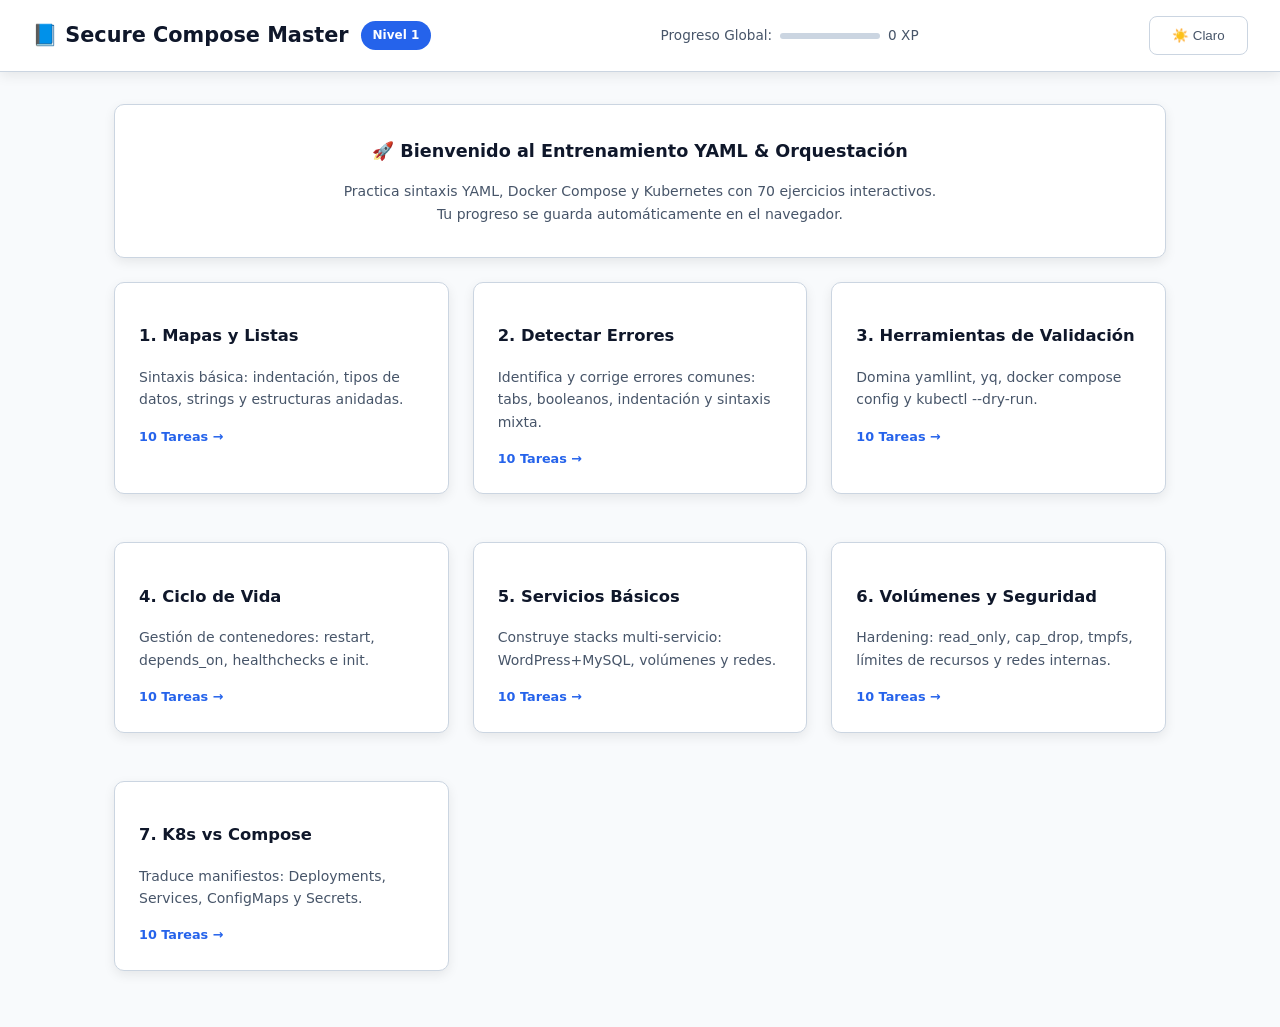
<file: index.html>
<!DOCTYPE html>
<html lang="es">
<head>
  <meta charset="UTF-8">
  <meta name="viewport" content="width=device-width, initial-scale=1.0">
  <title>Secure Compose Master | Panel Principal</title>
  <link rel="stylesheet" href="styles.css">
</head>
<body>
  <header>
    <div class="brand">
      <h1>📘 Secure Compose Master</h1>
      <span class="badge">Nivel 1</span>
    </div>
    <div class="progress-wrap">
      <span>Progreso Global:</span>
      <div class="progress-bar"><div class="progress-fill"></div></div>
      <span id="xp-display">0 XP</span>
    </div>
    <div style="display:flex; gap:0.8rem; align-items:center;">
      <button class="btn secondary" id="theme-toggle">🌙 Oscuro</button>
    </div>
  </header>

  <main>
    <div class="card" style="text-align:center; padding: 2rem;">
      <h2>🚀 Bienvenido al Entrenamiento YAML & Orquestación</h2>
      <p style="max-width: 600px; margin: 0 auto; color: var(--text-muted);">
        Practica sintaxis YAML, Docker Compose y Kubernetes con 70 ejercicios interactivos. 
        Tu progreso se guarda automáticamente en el navegador.
      </p>
    </div>

    <div class="grid-2" style="grid-template-columns: repeat(auto-fit, minmax(250px, 1fr));">
      
      <!-- Módulo 1 -->
      <a href="mapas_y_listas.html" class="card" style="text-decoration:none; color:inherit; display:block; transition: transform 0.2s;">
        <h3>1. Mapas y Listas</h3>
        <p>Sintaxis básica: indentación, tipos de datos, strings y estructuras anidadas.</p>
        <span style="font-size:0.8rem; color:var(--primary); font-weight:600;">10 Tareas →</span>
      </a>

      <!-- Módulo 2 -->
      <a href="detectar_errores.html" class="card" style="text-decoration:none; color:inherit; display:block; transition: transform 0.2s;">
        <h3>2. Detectar Errores</h3>
        <p>Identifica y corrige errores comunes: tabs, booleanos, indentación y sintaxis mixta.</p>
        <span style="font-size:0.8rem; color:var(--primary); font-weight:600;">10 Tareas →</span>
      </a>

      <!-- Módulo 3 -->
      <a href="validacion_herramientas.html" class="card" style="text-decoration:none; color:inherit; display:block; transition: transform 0.2s;">
        <h3>3. Herramientas de Validación</h3>
        <p>Domina yamllint, yq, docker compose config y kubectl --dry-run.</p>
        <span style="font-size:0.8rem; color:var(--primary); font-weight:600;">10 Tareas →</span>
      </a>

      <!-- Módulo 4 -->
      <a href="ciclo_de_vida.html" class="card" style="text-decoration:none; color:inherit; display:block; transition: transform 0.2s;">
        <h3>4. Ciclo de Vida</h3>
        <p>Gestión de contenedores: restart, depends_on, healthchecks e init.</p>
        <span style="font-size:0.8rem; color:var(--primary); font-weight:600;">10 Tareas →</span>
      </a>

      <!-- Módulo 5 -->
      <a href="servicios_basicos.html" class="card" style="text-decoration:none; color:inherit; display:block; transition: transform 0.2s;">
        <h3>5. Servicios Básicos</h3>
        <p>Construye stacks multi-servicio: WordPress+MySQL, volúmenes y redes.</p>
        <span style="font-size:0.8rem; color:var(--primary); font-weight:600;">10 Tareas →</span>
      </a>

      <!-- Módulo 6 -->
      <a href="volumenes_redes_seguridad.html" class="card" style="text-decoration:none; color:inherit; display:block; transition: transform 0.2s;">
        <h3>6. Volúmenes y Seguridad</h3>
        <p>Hardening: read_only, cap_drop, tmpfs, límites de recursos y redes internas.</p>
        <span style="font-size:0.8rem; color:var(--primary); font-weight:600;">10 Tareas →</span>
      </a>

      <!-- Módulo 7 -->
      <a href="kubernetes_vs_compose.html" class="card" style="text-decoration:none; color:inherit; display:block; transition: transform 0.2s;">
        <h3>7. K8s vs Compose</h3>
        <p>Traduce manifiestos: Deployments, Services, ConfigMaps y Secrets.</p>
        <span style="font-size:0.8rem; color:var(--primary); font-weight:600;">10 Tareas →</span>
      </a>

    </div>
  </main>

  <!-- ÚNICO SCRIPT GLOBAL -->
  <script src="app.js"></script>
</body>
</html>
</file>
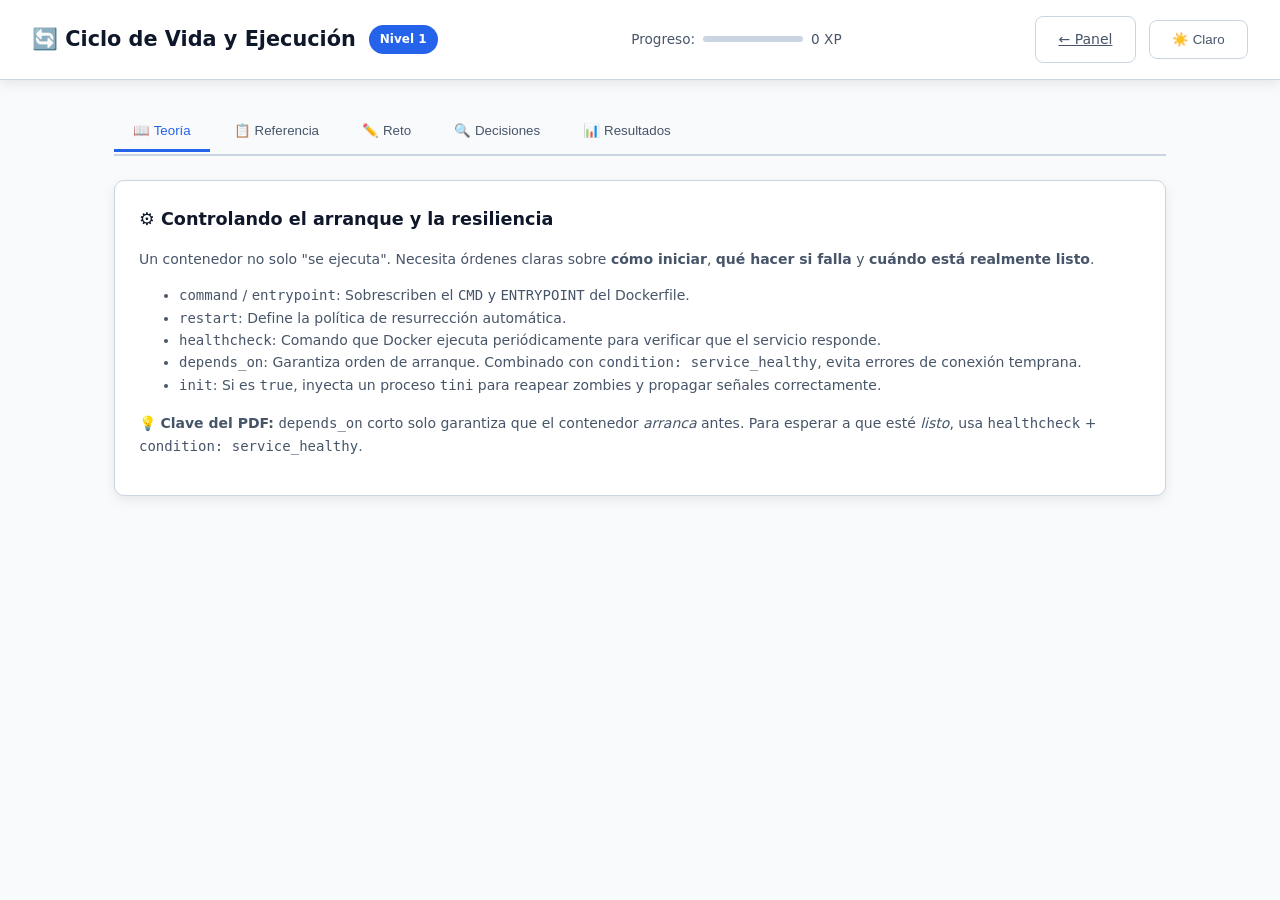
<file: ciclo_de_vida.html>
<!DOCTYPE html>
<html lang="es">
<head>
  <meta charset="UTF-8">
  <meta name="viewport" content="width=device-width, initial-scale=1.0">
  <title>Módulo 4: Ciclo de Vida | Secure Compose Master</title>
  <link rel="stylesheet" href="styles.css">
</head>
<body>
  <header>
    <div class="brand">
      <h1>🔄 Ciclo de Vida y Ejecución</h1>
      <span class="badge">Nivel 1</span>
    </div>
    <div class="progress-wrap">
      <span>Progreso:</span>
      <div class="progress-bar"><div class="progress-fill"></div></div>
      <span id="xp-display">0 XP</span>
    </div>
    <div style="display:flex; gap:0.8rem; align-items:center;">
      <a href="index.html" class="btn secondary">← Panel</a>
      <button class="btn secondary" id="theme-toggle">🌙 Oscuro</button>
    </div>
  </header>

  <main>
    <!-- NAVEGACIÓN DE PESTAÑAS -->
    <div class="tabs">
      <button class="tab-btn active" data-tab="teoria">📖 Teoría</button>
      <button class="tab-btn" data-tab="referencia">📋 Referencia</button>
      <button class="tab-btn" data-tab="reto">✏️ Reto</button>
      <button class="tab-btn" data-tab="checklist">🔍 Decisiones</button>
      <button class="tab-btn" data-tab="resultados">📊 Resultados</button>
    </div>

    <!-- PANEL: TEORÍA -->
    <div id="teoria" class="panel active">
      <div class="card">
        <h2>⚙️ Controlando el arranque y la resiliencia</h2>
        <p>Un contenedor no solo "se ejecuta". Necesita órdenes claras sobre <strong>cómo iniciar</strong>, <strong>qué hacer si falla</strong> y <strong>cuándo está realmente listo</strong>.</p>
        <ul>
          <li><code>command</code> / <code>entrypoint</code>: Sobrescriben el <code>CMD</code> y <code>ENTRYPOINT</code> del Dockerfile.</li>
          <li><code>restart</code>: Define la política de resurrección automática.</li>
          <li><code>healthcheck</code>: Comando que Docker ejecuta periódicamente para verificar que el servicio responde.</li>
          <li><code>depends_on</code>: Garantiza orden de arranque. Combinado con <code>condition: service_healthy</code>, evita errores de conexión temprana.</li>
          <li><code>init</code>: Si es <code>true</code>, inyecta un proceso <code>tini</code> para reapear zombies y propagar señales correctamente.</li>
        </ul>
        <p style="margin-top:1rem; color:var(--text-muted);">💡 <strong>Clave del PDF:</strong> <code>depends_on</code> corto solo garantiza que el contenedor <em>arranca</em> antes. Para esperar a que esté <em>listo</em>, usa <code>healthcheck</code> + <code>condition: service_healthy</code>.</p>
      </div>
    </div>

    <!-- PANEL: REFERENCIA -->
    <div id="referencia" class="panel">
      <div class="card">
        <h2>📋 Tablas de Referencia Rápida</h2>
        <h3>Políticas de <code>restart</code></h3>
        <table>
          <tr><th>Valor</th><th>Comportamiento</th><th>Uso recomendado</th></tr>
          <tr><td><code>no</code></td><td>Nunca reinicia</td><td>Desarrollo, jobs puntuales</td></tr>
          <tr><td><code>always</code></td><td>Reinicia siempre (incluso si lo paras tú)</td><td>⚠️ Peligroso en producción</td></tr>
          <tr><td><code>on-failure[:N]</code></td><td>Solo si sale con código != 0</td><td>Workers, tareas reintentables</td></tr>
          <tr><td><code>unless-stopped</code></td><td>Reinicia siempre, respeta tu <code>stop</code> manual</td><td>✅ Producción (recomendado)</td></tr>
        </table>
        <h3 style="margin-top:1.5rem;">Parámetros de <code>healthcheck</code></h3>
        <table>
          <tr><th>Clave</th><th>Función</th></tr>
          <tr><td><code>test</code></td><td>Comando de verificación (ej: <code>["CMD","curl","-f","http://localhost/"]</code>)</td></tr>
          <tr><td><code>interval</code></td><td>Frecuencia de ejecución (ej: <code>30s</code>)</td></tr>
          <tr><td><code>timeout</code></td><td>Tiempo máximo antes de marcar fallo (ej: <code>5s</code>)</td></tr>
          <tr><td><code>retries</code></td><td>Fallos consecutivos para marcar <code>unhealthy</code> (ej: <code>3</code>)</td></tr>
          <tr><td><code>start_period</code></td><td>Gracia inicial mientras arranca (ej: <code>20s</code>)</td></tr>
        </table>
      </div>
    </div>

    <!-- PANEL: RETO (DINÁMICO - GESTIÓN POR APP.JS) -->
    <div id="reto" class="panel">
      <div class="card">
        <h2>🎯 Selecciona una tarea para practicar</h2>
        <p>Haz clic en cualquier tarjeta. Tu progreso y borradores se guardan automáticamente en el navegador.</p>
        <!-- Aquí app.js inyectará el grid de 10 tareas -->
        <div id="task-container"></div>
        <!-- Aquí app.js inyectará el editor, plantillas y validación -->
        <div id="task-editor" class="task-editor-area"></div>
      </div>
    </div>

    <!-- PANEL: CHECKLIST -->
    <div id="checklist" class="panel">
      <div class="card">
        <h2>🔍 Árbol de Decisiones: ¿Qué clave uso?</h2>
        <table>
          <tr><th>Necesidad</th><th>Clave recomendada</th><th>Nota crítica</th></tr>
          <tr><td>Sobreescribir el proceso principal</td><td><code>command</code> o <code>entrypoint</code></td><td>Usa array <code>["CMD","arg"]</code> para evitar problemas con shell</td></tr>
          <tr><td>Que no se cae tras un crash</td><td><code>restart: unless-stopped</code></td><td>Nunca <code>always</code> en prod si necesitas pararlo manualmente</td></tr>
          <tr><td>Esperar a que la BD acepte conexiones</td><td><code>depends_on.db.condition: service_healthy</code></td><td>Requiere <code>healthcheck</code> definido en <code>db</code></td></tr>
          <tr><td>Evitar procesos zombi</td><td><code>init: true</code></td><td>Actívalo en servicios con procesos hijos</td></tr>
          <tr><td>Dar tiempo al arranque antes de marcar fallo</td><td><code>start_period</code></td><td>Esencial en apps pesadas (Java, .NET, compilaciones)</td></tr>
        </table>
      </div>
    </div>

    <!-- PANEL: RESULTADOS -->
    <div id="resultados" class="panel">
      <div class="card">
        <h2>📊 Tu Progreso</h2>
        <p>Ejercicios completados: <strong id="completed-count">0</strong> / 10</p>
        <p>XP acumulada: <strong id="xp-count">0</strong></p>
        <div style="margin-top:1rem; padding:1rem; background:var(--surface-alt); border-radius:8px;">
          <p>🎯 <strong>Siguiente meta:</strong> Configura un <code>healthcheck</code> funcional para desbloquear el badge <em>"Resilience Engineer"</em>.</p>
        </div>
      </div>
    </div>
  </main>

  <!-- ÚNICO SCRIPT GLOBAL -->
  <script src="app.js"></script>
</body>
</html>
</file>
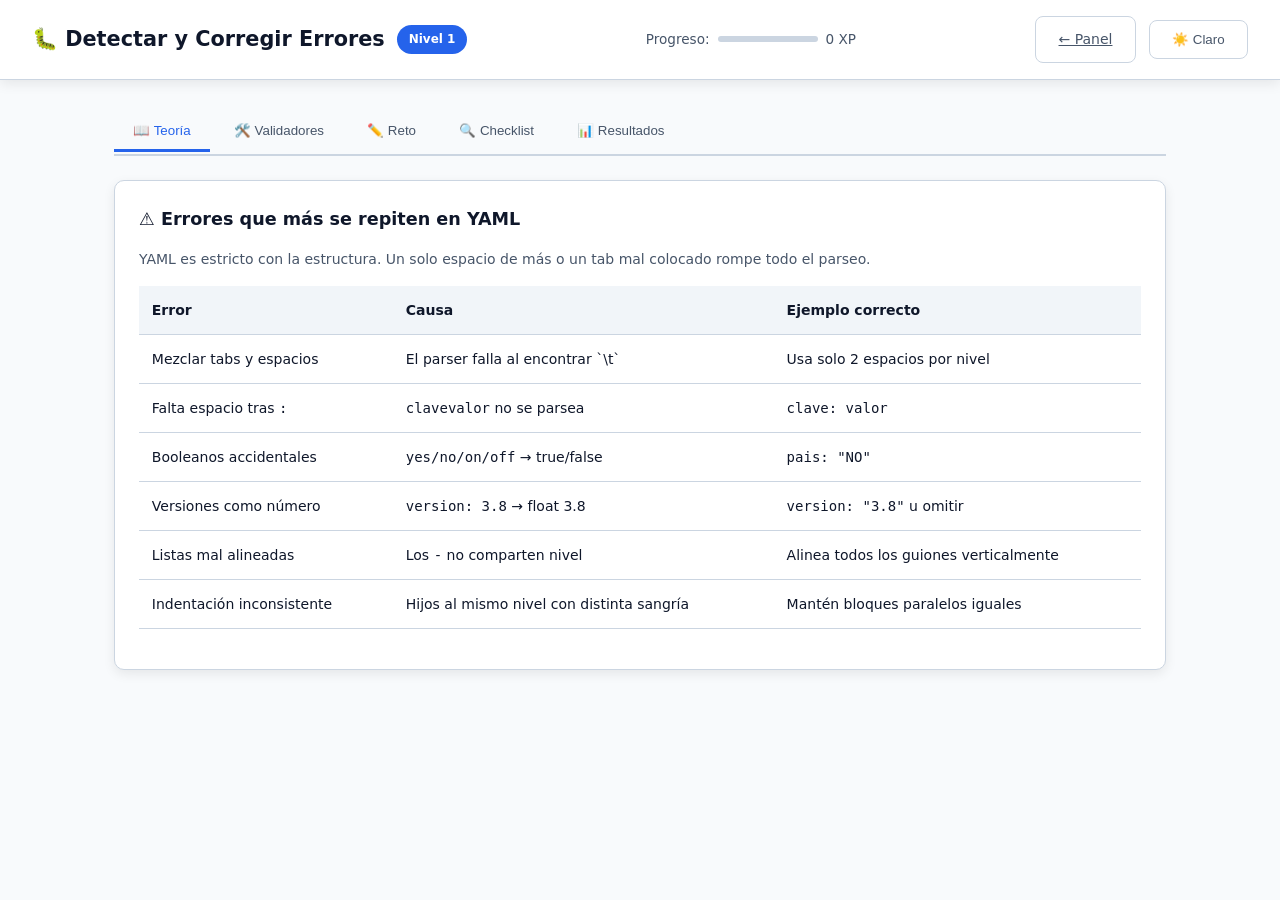
<file: detectar_errores.html>
<!DOCTYPE html>
<html lang="es">
<head>
  <meta charset="UTF-8">
  <meta name="viewport" content="width=device-width, initial-scale=1.0">
  <title>Módulo 2: Detectar Errores | Secure Compose Master</title>
  <link rel="stylesheet" href="styles.css">
</head>
<body>
  <header>
    <div class="brand">
      <h1>🐛 Detectar y Corregir Errores</h1>
      <span class="badge">Nivel 1</span>
    </div>
    <div class="progress-wrap">
      <span>Progreso:</span>
      <div class="progress-bar"><div class="progress-fill"></div></div>
      <span id="xp-display">0 XP</span>
    </div>
    <div style="display:flex; gap:0.8rem; align-items:center;">
      <a href="index.html" class="btn secondary">← Panel</a>
      <button class="btn secondary" id="theme-toggle">🌙 Oscuro</button>
    </div>
  </header>

  <main>
    <!-- NAVEGACIÓN DE PESTAÑAS -->
    <div class="tabs">
      <button class="tab-btn active" data-tab="teoria">📖 Teoría</button>
      <button class="tab-btn" data-tab="herramientas">🛠️ Validadores</button>
      <button class="tab-btn" data-tab="reto">✏️ Reto</button>
      <button class="tab-btn" data-tab="auditoria">🔍 Checklist</button>
      <button class="tab-btn" data-tab="resultados">📊 Resultados</button>
    </div>

    <!-- PANEL: TEORÍA -->
    <div id="teoria" class="panel active">
      <div class="card">
        <h2>⚠️ Errores que más se repiten en YAML</h2>
        <p>YAML es estricto con la estructura. Un solo espacio de más o un tab mal colocado rompe todo el parseo.</p>
        <table>
          <tr><th>Error</th><th>Causa</th><th>Ejemplo correcto</th></tr>
          <tr><td>Mezclar tabs y espacios</td><td>El parser falla al encontrar `\t`</td><td>Usa solo 2 espacios por nivel</td></tr>
          <tr><td>Falta espacio tras <code>:</code></td><td><code>clavevalor</code> no se parsea</td><td><code>clave: valor</code></td></tr>
          <tr><td>Booleanos accidentales</td><td><code>yes/no/on/off</code> → true/false</td><td><code>pais: "NO"</code></td></tr>
          <tr><td>Versiones como número</td><td><code>version: 3.8</code> → float 3.8</td><td><code>version: "3.8"</code> u omitir</td></tr>
          <tr><td>Listas mal alineadas</td><td>Los <code>-</code> no comparten nivel</td><td>Alinea todos los guiones verticalmente</td></tr>
          <tr><td>Indentación inconsistente</td><td>Hijos al mismo nivel con distinta sangría</td><td>Mantén bloques paralelos iguales</td></tr>
        </table>
      </div>
    </div>

    <!-- PANEL: HERRAMIENTAS -->
    <div id="herramientas" class="panel">
      <div class="card">
        <h2>🛠️ Herramientas de Validación</h2>
        <p>Antes de aplicar un YAML, valida su estructura. Cada herramienta cubre un nivel distinto:</p>
        <div class="grid-2">
          <div class="card" style="padding:1rem; margin:0;">
            <h3>🔤 Sintaxis pura</h3>
            <code>yamllint archivo.yml</code>
            <p style="margin-top:0.5rem; font-size:0.9rem;">Detecta tabs, indentación, espacios tras <code>:</code> y estructura básica.</p>
          </div>
          <div class="card" style="padding:1rem; margin:0;">
            <h3>🔄 Depurar estructura</h3>
            <code>yq -o=json archivo.yml</code>
            <p style="margin-top:0.5rem; font-size:0.9rem;">Convierte a JSON. Si falla aquí, la jerarquía está rota.</p>
          </div>
          <div class="card" style="padding:1rem; margin:0;">
            <h3>🐳 Docker Compose</h3>
            <code>docker compose config --quiet</code>
            <p style="margin-top:0.5rem; font-size:0.9rem;">Valida claves específicas de Compose, puertos, redes y volúmenes.</p>
          </div>
          <div class="card" style="padding:1rem; margin:0;">
            <h3>☸️ Kubernetes</h3>
            <code>kubectl apply -f manifest.yml --dry-run=client</code>
            <p style="margin-top:0.5rem; font-size:0.9rem;">Valida contra el esquema local sin contactar al cluster.</p>
          </div>
        </div>
      </div>
    </div>

    <!-- PANEL: RETO (DINÁMICO - GESTIÓN POR APP.JS) -->
    <div id="reto" class="panel">
      <div class="card">
        <h2>🎯 Selecciona una tarea para practicar</h2>
        <p>Haz clic en cualquier tarjeta. Tu progreso y borradores se guardan automáticamente en el navegador.</p>
        <!-- Aquí app.js inyectará el grid de 10 tareas -->
        <div id="task-container"></div>
        <!-- Aquí app.js inyectará el editor, plantillas y validación -->
        <div id="task-editor" class="task-editor-area"></div>
      </div>
    </div>

    <!-- PANEL: AUDITORÍA / CHECKLIST -->
    <div id="auditoria" class="panel">
      <div class="card">
        <h2>🔍 Checklist de Auditoría Manual</h2>
        <p>Antes de dar por válido un YAML, pasa por estos puntos:</p>
        <ul style="list-style:none; padding:0;">
          <li>✅ No hay tabuladores (`\t`). Solo espacios.</li>
          <li>✅ Cada `:` lleva exactamente un espacio a la derecha.</li>
          <li>✅ Las listas usan `- ` (guión + espacio) alineados.</li>
          <li>✅ Valores como `yes`, `on`, `off`, `true` llevan comillas si deben ser strings.</li>
          <li>✅ No se mezclan sintaxis de mapa y lista en la misma clave.</li>
          <li>✅ `depends_on` usa estructura de mapa si lleva `condition:`.</li>
        </ul>
        <p style="margin-top:1rem; color:var(--text-muted);">💡 <strong>En tu terminal:</strong> ejecuta <code>docker compose config --quiet</code> sobre tu archivo. Si devuelve vacío, es válido.</p>
      </div>
    </div>

    <!-- PANEL: RESULTADOS -->
    <div id="resultados" class="panel">
      <div class="card">
        <h2>📊 Tu Progreso</h2>
        <p>Ejercicios completados: <strong id="completed-count">0</strong> / 10</p>
        <p>XP acumulada: <strong id="xp-count">0</strong></p>
        <div style="margin-top:1rem; padding:1rem; background:var(--surface-alt); border-radius:8px;">
          <p>🎯 <strong>Siguiente meta:</strong> Corrige 3 YAMLs rotos para desbloquear el badge <em>"Auditor Jr."</em>.</p>
        </div>
      </div>
    </div>
  </main>

  <!-- ÚNICO SCRIPT GLOBAL -->
  <script src="app.js"></script>
</body>
</html>
</file>
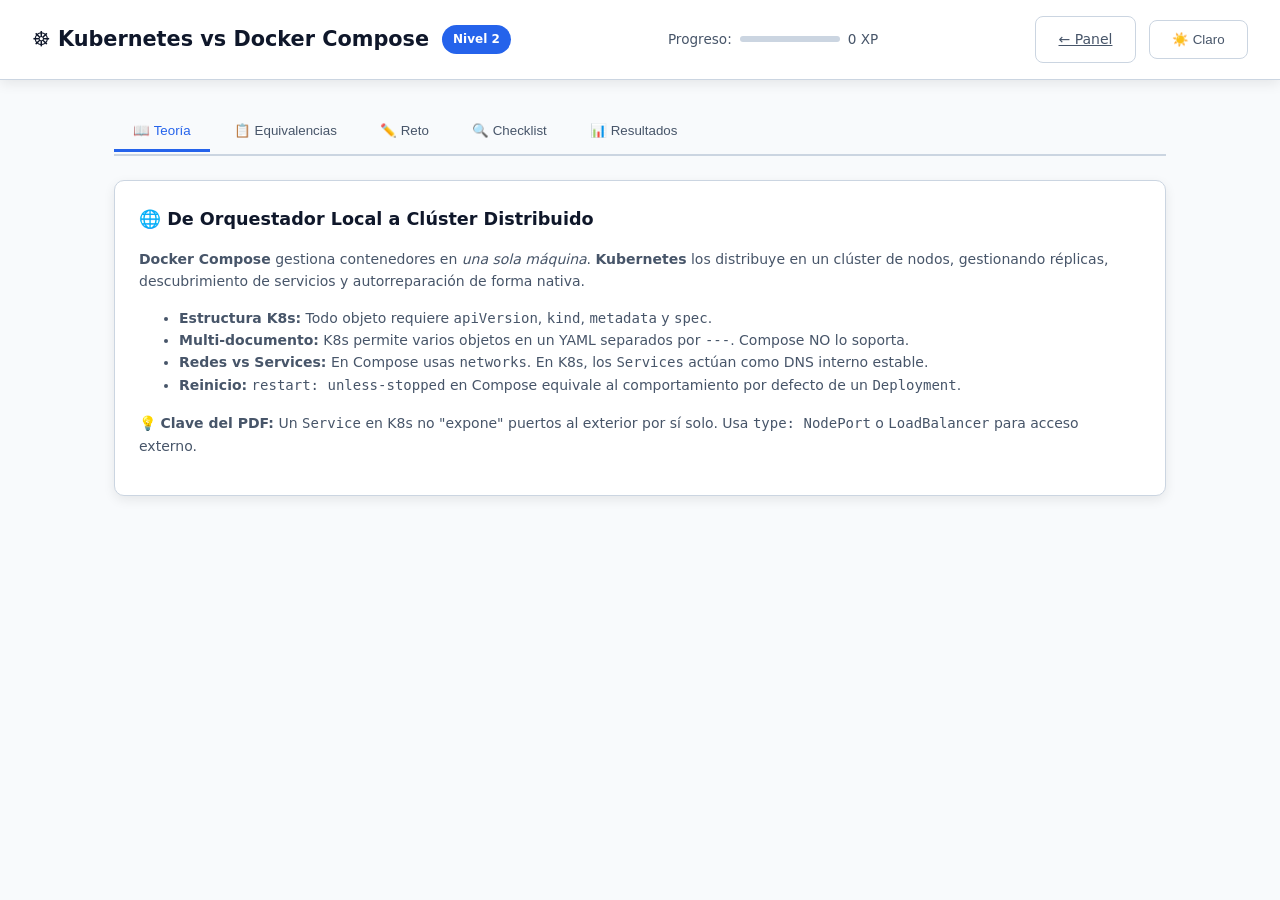
<file: kubernetes_vs_compose.html>
<!DOCTYPE html>
<html lang="es">
<head>
  <meta charset="UTF-8">
  <meta name="viewport" content="width=device-width, initial-scale=1.0">
  <title>Módulo 7: K8s vs Compose | Secure Compose Master</title>
  <link rel="stylesheet" href="styles.css">
</head>
<body>
  <header>
    <div class="brand">
      <h1>☸️ Kubernetes vs Docker Compose</h1>
      <span class="badge">Nivel 2</span>
    </div>
    <div class="progress-wrap">
      <span>Progreso:</span>
      <div class="progress-bar"><div class="progress-fill"></div></div>
      <span id="xp-display">0 XP</span>
    </div>
    <div style="display:flex; gap:0.8rem; align-items:center;">
      <a href="index.html" class="btn secondary">← Panel</a>
      <button class="btn secondary" id="theme-toggle">🌙 Oscuro</button>
    </div>
  </header>

  <main>
    <!-- NAVEGACIÓN DE PESTAÑAS -->
    <div class="tabs">
      <button class="tab-btn active" data-tab="teoria">📖 Teoría</button>
      <button class="tab-btn" data-tab="referencia">📋 Equivalencias</button>
      <button class="tab-btn" data-tab="reto">✏️ Reto</button>
      <button class="tab-btn" data-tab="checklist">🔍 Checklist</button>
      <button class="tab-btn" data-tab="resultados">📊 Resultados</button>
    </div>

    <!-- PANEL: TEORÍA -->
    <div id="teoria" class="panel active">
      <div class="card">
        <h2>🌐 De Orquestador Local a Clúster Distribuido</h2>
        <p><strong>Docker Compose</strong> gestiona contenedores en <em>una sola máquina</em>. <strong>Kubernetes</strong> los distribuye en un clúster de nodos, gestionando réplicas, descubrimiento de servicios y autorreparación de forma nativa.</p>
        <ul>
          <li><strong>Estructura K8s:</strong> Todo objeto requiere <code>apiVersion</code>, <code>kind</code>, <code>metadata</code> y <code>spec</code>.</li>
          <li><strong>Multi-documento:</strong> K8s permite varios objetos en un YAML separados por <code>---</code>. Compose NO lo soporta.</li>
          <li><strong>Redes vs Services:</strong> En Compose usas <code>networks</code>. En K8s, los <code>Services</code> actúan como DNS interno estable.</li>
          <li><strong>Reinicio:</strong> <code>restart: unless-stopped</code> en Compose equivale al comportamiento por defecto de un <code>Deployment</code>.</li>
        </ul>
        <p style="margin-top:1rem; color:var(--text-muted);">💡 <strong>Clave del PDF:</strong> Un <code>Service</code> en K8s no "expone" puertos al exterior por sí solo. Usa <code>type: NodePort</code> o <code>LoadBalancer</code> para acceso externo.</p>
      </div>
    </div>

    <!-- PANEL: REFERENCIA / EQUIVALENCIAS -->
    <div id="referencia" class="panel">
      <div class="card">
        <h2>📋 Tabla de Equivalencias</h2>
        <table>
          <tr><th>Concepto</th><th>Docker Compose</th><th>Kubernetes</th></tr>
          <tr><td>Contenedor</td><td><code>services.<name>.image</code></td><td><code>spec.containers[].image</code></td></tr>
          <tr><td>Réplicas</td><td><code>deploy.replicas</code></td><td><code>spec.replicas</code></td></tr>
          <tr><td>Exposición</td><td><code>ports: "H:C"</code></td><td><code>Service: type: NodePort/LoadBalancer</code></td></tr>
          <tr><td>Variables</td><td><code>environment:</code> / <code>env_file:</code></td><td><code>envFrom: ConfigMap/Secret</code></td></tr>
          <tr><td>Persistencia</td><td><code>volumes:</code></td><td><code>PersistentVolumeClaim + volumes:</code></td></tr>
          <tr><td>Salud</td><td><code>healthcheck:</code></td><td><code>livenessProbe / readinessProbe</code></td></tr>
          <tr><td>Reinicio</td><td><code>restart:</code></td><td>Implícito en <code>Deployment</code></td></tr>
        </table>
      </div>
    </div>

    <!-- PANEL: RETO (DINÁMICO - GESTIÓN POR APP.JS) -->
    <div id="reto" class="panel">
      <div class="card">
        <h2>🎯 Selecciona una tarea para practicar</h2>
        <p>Haz clic en cualquier tarjeta. Tu progreso y borradores se guardan automáticamente en el navegador.</p>
        <!-- Aquí app.js inyectará el grid de 10 tareas -->
        <div id="task-container"></div>
        <!-- Aquí app.js inyectará el editor, plantillas y validación -->
        <div id="task-editor" class="task-editor-area"></div>
      </div>
    </div>

    <!-- PANEL: CHECKLIST -->
    <div id="checklist" class="panel">
      <div class="card">
        <h2>🔍 Checklist de Traducción K8s</h2>
        <ul style="list-style:none; padding:0; display:grid; gap:0.6rem;">
          <li style="display:flex; gap:0.6rem;"><span>✅</span> Cada objeto tiene <code>apiVersion</code>, <code>kind</code>, <code>metadata.name</code> y <code>spec</code></li>
          <li style="display:flex; gap:0.6rem;"><span>✅</span> El <code>Deployment</code> usa <code>selector.matchLabels</code> que coincide con <code>template.metadata.labels</code></li>
          <li style="display:flex; gap:0.6rem;"><span>✅</span> El <code>Service</code> usa <code>selector</code> idéntico al label del pod</li>
          <li style="display:flex; gap:0.6rem;"><span>✅</span> Los documentos están separados por <code>---</code></li>
          <li style="display:flex; gap:0.6rem;"><span>✅</span> <code>ports</code> en Service usan <code>port</code> (clúster), <code>targetPort</code> (contenedor) y <code>nodePort</code> (host)</li>
        </ul>
        <p style="margin-top:1rem; color:var(--text-muted);">💡 <strong>Valida siempre:</strong> <code>kubectl apply -f manifiesto.yml --dry-run=client</code> antes de aplicar.</p>
      </div>
    </div>

    <!-- PANEL: RESULTADOS -->
    <div id="resultados" class="panel">
      <div class="card">
        <h2>📊 Tu Progreso</h2>
        <p>Ejercicios completados: <strong id="completed-count">0</strong> / 10</p>
        <p>XP acumulada: <strong id="xp-count">0</strong></p>
        <div style="margin-top:1rem; padding:1rem; background:var(--surface-alt); border-radius:8px;">
          <p>🎯 <strong>Siguiente meta:</strong> Genera un Deployment + Service válido para desbloquear el badge <em>"K8s Translator"</em>.</p>
        </div>
      </div>
    </div>
  </main>

  <!-- ÚNICO SCRIPT GLOBAL -->
  <script src="app.js"></script>
</body>
</html>
</file>
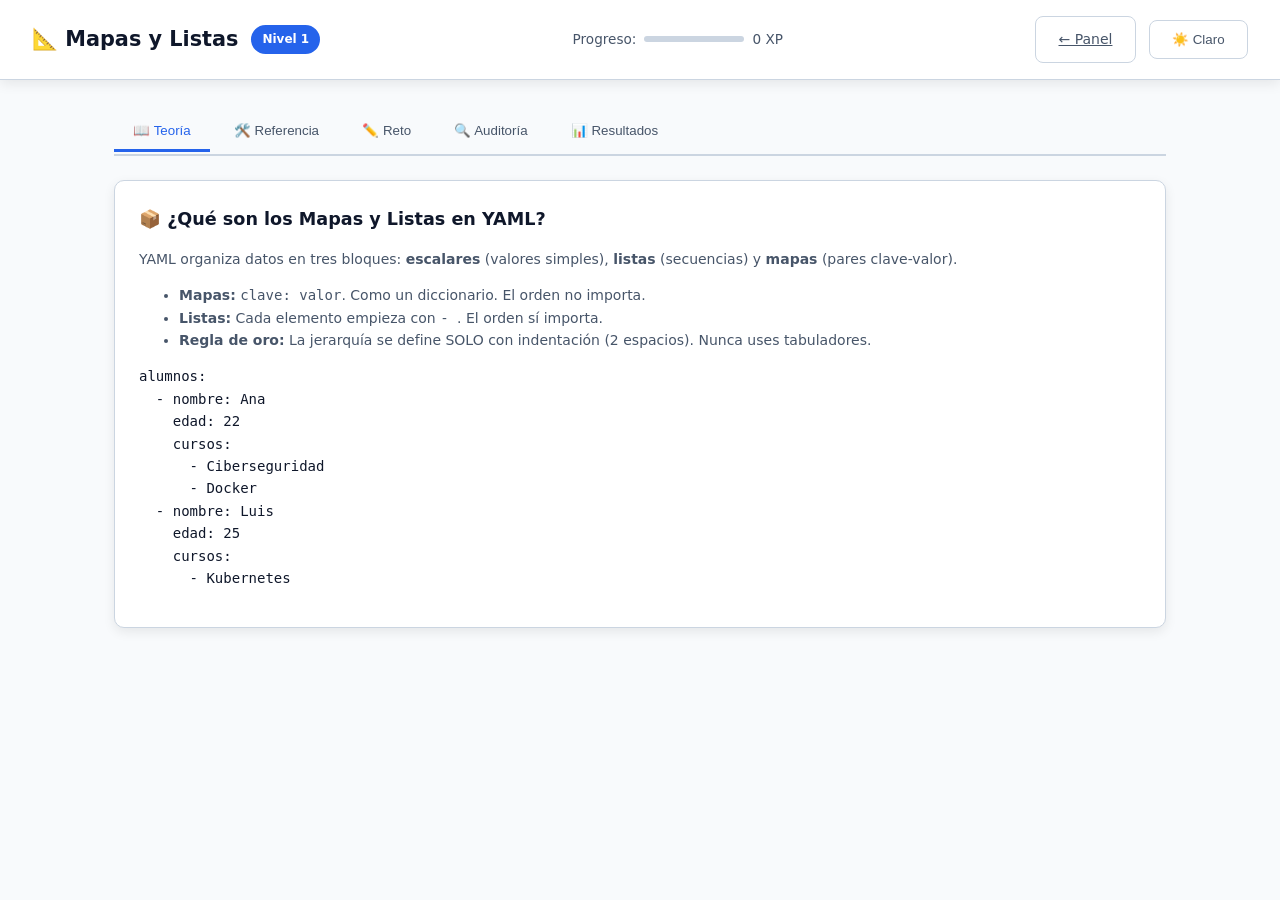
<file: mapas_y_listas.html>
<!DOCTYPE html>
<html lang="es">
<head>
  <meta charset="UTF-8">
  <meta name="viewport" content="width=device-width, initial-scale=1.0">
  <title>Módulo 1: Mapas y Listas | Secure Compose Master</title>
  <link rel="stylesheet" href="styles.css">
</head>
<body>
  <header>
    <div class="brand">
      <h1>📐 Mapas y Listas</h1>
      <span class="badge">Nivel 1</span>
    </div>
    <div class="progress-wrap">
      <span>Progreso:</span>
      <div class="progress-bar"><div class="progress-fill"></div></div>
      <span id="xp-display">0 XP</span>
    </div>
    <div style="display:flex; gap:0.8rem; align-items:center;">
      <a href="index.html" class="btn secondary">← Panel</a>
      <button class="btn secondary" id="theme-toggle">🌙 Oscuro</button>
    </div>
  </header>

  <main>
    <!-- NAVEGACIÓN DE PESTAÑAS -->
    <div class="tabs">
      <button class="tab-btn active" data-tab="teoria">📖 Teoría</button>
      <button class="tab-btn" data-tab="herramientas">🛠️ Referencia</button>
      <button class="tab-btn" data-tab="reto">✏️ Reto</button>
      <button class="tab-btn" data-tab="auditoria">🔍 Auditoría</button>
      <button class="tab-btn" data-tab="resultados">📊 Resultados</button>
    </div>

    <!-- PANEL: TEORÍA -->
    <div id="teoria" class="panel active">
      <div class="card">
        <h2>📦 ¿Qué son los Mapas y Listas en YAML?</h2>
        <p>YAML organiza datos en tres bloques: <strong>escalares</strong> (valores simples), <strong>listas</strong> (secuencias) y <strong>mapas</strong> (pares clave-valor).</p>
        <ul>
          <li><strong>Mapas:</strong> <code>clave: valor</code>. Como un diccionario. El orden no importa.</li>
          <li><strong>Listas:</strong> Cada elemento empieza con <code>- </code>. El orden sí importa.</li>
          <li><strong>Regla de oro:</strong> La jerarquía se define SOLO con indentación (2 espacios). Nunca uses tabuladores.</li>
        </ul>
        <pre><code>alumnos:
  - nombre: Ana
    edad: 22
    cursos:
      - Ciberseguridad
      - Docker
  - nombre: Luis
    edad: 25
    cursos:
      - Kubernetes</code></pre>
      </div>
    </div>

    <!-- PANEL: HERRAMIENTAS / REFERENCIA -->
    <div id="herramientas" class="panel">
      <div class="card">
        <h2>📋 Cheatsheet Rápido</h2>
        <table>
          <tr><th>Concepto</th><th>Sintaxis</th><th>Ejemplo</th></tr>
          <tr><td>Mapa</td><td><code>clave: valor</code></td><td><code>puerto: 8080</code></td></tr>
          <tr><td>Lista</td><td><code>- elemento</code></td><td><code>- 80</code><br><code>- 443</code></td></tr>
          <tr><td>String reservado</td><td><code>"true"</code></td><td><code>activo: "on"</code></td></tr>
          <tr><td>Null</td><td><code>~</code> o vacío</td><td><code>comentario: ~</code></td></tr>
          <tr><td>Indentación</td><td>2 espacios exactos</td><td><code>servicio:\n  imagen: nginx</code></td></tr>
        </table>
      </div>
    </div>

    <!-- PANEL: RETO (DINÁMICO - GESTIÓN POR APP.JS) -->
    <div id="reto" class="panel">
      <div class="card">
        <h2>🎯 Selecciona una tarea para practicar</h2>
        <p>Haz clic en cualquier tarjeta. Tu progreso y borradores se guardan automáticamente en el navegador.</p>
        <!-- Aquí app.js inyectará el grid de 10 tareas -->
        <div id="task-container"></div>
        <!-- Aquí app.js inyectará el editor, plantillas y validación -->
        <div id="task-editor" class="task-editor-area"></div>
      </div>
    </div>

    <!-- PANEL: AUDITORÍA -->
    <div id="auditoria" class="panel">
      <div class="card">
        <h2>🔍 Auditoría Automática</h2>
        <p>Antes de aplicar un YAML, valida su estructura. En esta herramienta, el validador comprueba:</p>
        <ul>
          <li>✅ Uso correcto de espacios (prohibidos tabuladores)</li>
          <li>✅ Espacio obligatorio después de <code>:</code></li>
          <li>✅ Tipos de datos coherentes</li>
          <li>✅ Jerarquía consistente</li>
        </ul>
        <p class="text-muted">💡 En tu terminal local, usa: <code>yamllint archivo.yml</code> o <code>docker compose config</code></p>
      </div>
    </div>

    <!-- PANEL: RESULTADOS -->
    <div id="resultados" class="panel">
      <div class="card">
        <h2>📊 Tu Progreso</h2>
        <p>Ejercicios completados: <strong id="completed-count">0</strong> / 10</p>
        <p>XP acumulada: <strong id="xp-count">0</strong></p>
        <div style="margin-top:1rem; padding:1rem; background:var(--surface-alt); border-radius:8px;">
          <p>🎯 <strong>Siguiente meta:</strong> Completa 3 ejercicios para desbloquear el badge <em>"YAML Novato"</em>.</p>
        </div>
      </div>
    </div>
  </main>

  <!-- ÚNICO SCRIPT GLOBAL -->
  <script src="app.js"></script>
</body>
</html>
</file>
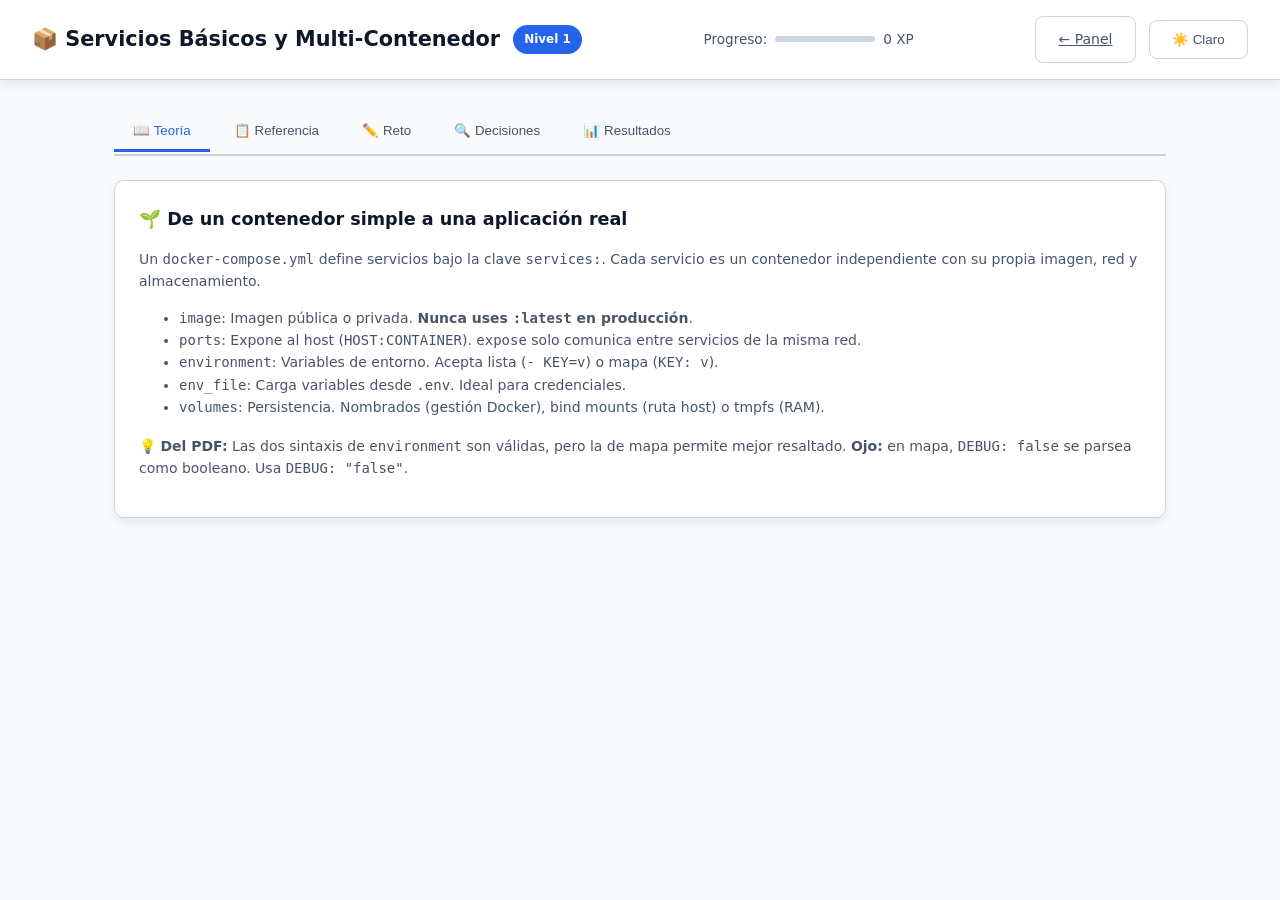
<file: servicios_basicos.html>
<!DOCTYPE html>
<html lang="es">
<head>
  <meta charset="UTF-8">
  <meta name="viewport" content="width=device-width, initial-scale=1.0">
  <title>Módulo 5: Servicios Básicos | Secure Compose Master</title>
  <link rel="stylesheet" href="styles.css">
</head>
<body>
  <header>
    <div class="brand">
      <h1>📦 Servicios Básicos y Multi-Contenedor</h1>
      <span class="badge">Nivel 1</span>
    </div>
    <div class="progress-wrap">
      <span>Progreso:</span>
      <div class="progress-bar"><div class="progress-fill"></div></div>
      <span id="xp-display">0 XP</span>
    </div>
    <div style="display:flex; gap:0.8rem; align-items:center;">
      <a href="index.html" class="btn secondary">← Panel</a>
      <button class="btn secondary" id="theme-toggle">🌙 Oscuro</button>
    </div>
  </header>

  <main>
    <!-- NAVEGACIÓN DE PESTAÑAS -->
    <div class="tabs">
      <button class="tab-btn active" data-tab="teoria">📖 Teoría</button>
      <button class="tab-btn" data-tab="referencia">📋 Referencia</button>
      <button class="tab-btn" data-tab="reto">✏️ Reto</button>
      <button class="tab-btn" data-tab="checklist">🔍 Decisiones</button>
      <button class="tab-btn" data-tab="resultados">📊 Resultados</button>
    </div>

    <!-- PANEL: TEORÍA -->
    <div id="teoria" class="panel active">
      <div class="card">
        <h2>🌱 De un contenedor simple a una aplicación real</h2>
        <p>Un <code>docker-compose.yml</code> define servicios bajo la clave <code>services:</code>. Cada servicio es un contenedor independiente con su propia imagen, red y almacenamiento.</p>
        <ul>
          <li><code>image</code>: Imagen pública o privada. <strong>Nunca uses <code>:latest</code> en producción</strong>.</li>
          <li><code>ports</code>: Expone al host (<code>HOST:CONTAINER</code>). <code>expose</code> solo comunica entre servicios de la misma red.</li>
          <li><code>environment</code>: Variables de entorno. Acepta lista (<code>- KEY=v</code>) o mapa (<code>KEY: v</code>).</li>
          <li><code>env_file</code>: Carga variables desde <code>.env</code>. Ideal para credenciales.</li>
          <li><code>volumes</code>: Persistencia. Nombrados (gestión Docker), bind mounts (ruta host) o tmpfs (RAM).</li>
        </ul>
        <p style="margin-top:1rem; color:var(--text-muted);">💡 <strong>Del PDF:</strong> Las dos sintaxis de <code>environment</code> son válidas, pero la de mapa permite mejor resaltado. <strong>Ojo:</strong> en mapa, <code>DEBUG: false</code> se parsea como booleano. Usa <code>DEBUG: "false"</code>.</p>
      </div>
    </div>

    <!-- PANEL: REFERENCIA -->
    <div id="referencia" class="panel">
      <div class="card">
        <h2>📋 Sintaxis y Equivalencias</h2>
        <h3>Tipos de Volúmenes</h3>
        <table>
          <tr><th>Tipo</th><th>Sintaxis</th><th>Uso</th></tr>
          <tr><td>Named Volume</td><td><code>db_/var/lib/mysql</code></td><td>Datos persistentes (BBDD, logs)</td></tr>
          <tr><td>Bind Mount</td><td><code>./html:/usr/share/nginx/html:ro</code></td><td>Código en desarrollo, configs</td></tr>
          <tr><td>tmpfs</td><td><code>type: tmpfs, destination: /tmp</code></td><td>Cachés efímeras, sesiones</td></tr>
        </table>
        <h3 style="margin-top:1.5rem;"><code>environment</code>: Lista vs Mapa</h3>
        <pre><code># Lista (KEY=valor)
environment:
  - DEBUG=false
  - DB_PORT=${DB_PORT:-5432}

# Mapa (clave: valor)
environment:
  DEBUG: "false"          # Comillas obligatorias
  DB_PORT: ${DB_PORT:-5432}</code></pre>
      </div>
    </div>

    <!-- PANEL: RETO (DINÁMICO - GESTIÓN POR APP.JS) -->
    <div id="reto" class="panel">
      <div class="card">
        <h2>🎯 Selecciona una tarea para practicar</h2>
        <p>Haz clic en cualquier tarjeta. Tu progreso y borradores se guardan automáticamente en el navegador.</p>
        <!-- Aquí app.js inyectará el grid de 10 tareas -->
        <div id="task-container"></div>
        <!-- Aquí app.js inyectará el editor, plantillas y validación -->
        <div id="task-editor" class="task-editor-area"></div>
      </div>
    </div>

    <!-- PANEL: CHECKLIST / DECISIONES -->
    <div id="checklist" class="panel">
      <div class="card">
        <h2>🔍 Checklist de Buenas Prácticas</h2>
        <ul style="list-style:none; padding:0; display:grid; gap:0.6rem;">
          <li style="display:flex; gap:0.6rem;"><span>✅</span> Fija versiones de imágenes (<code>nginx:1.27-alpine</code>, no <code>:latest</code>)</li>
          <li style="display:flex; gap:0.6rem;"><span>✅</span> Usa <code>env_file</code> o interpolación <code>${VAR}</code> para secretos</li>
          <li style="display:flex; gap:0.6rem;"><span>✅</span> Solo expone con <code>ports:</code> lo que realmente necesita el host</li>
          <li style="display:flex; gap:0.6rem;"><span>✅</span> En <code>environment</code> tipo mapa, envuelve booleanos/strings reservados en comillas</li>
          <li style="display:flex; gap:0.6rem;"><span>✅</span> Declara <code>volumes:</code> a nivel raíz para volúmenes nombrados</li>
        </ul>
        <p style="margin-top:1rem; color:var(--text-muted);">💡 <strong>Valida siempre:</strong> <code>docker compose config --quiet</code> antes de <code>up</code>.</p>
      </div>
    </div>

    <!-- PANEL: RESULTADOS -->
    <div id="resultados" class="panel">
      <div class="card">
        <h2>📊 Tu Progreso</h2>
        <p>Ejercicios completados: <strong id="completed-count">0</strong> / 10</p>
        <p>XP acumulada: <strong id="xp-count">0</strong></p>
        <div style="margin-top:1rem; padding:1rem; background:var(--surface-alt); border-radius:8px;">
          <p>🎯 <strong>Siguiente meta:</strong> Monta un stack multi-contenedor sin errores de tipado para desbloquear el badge <em>"Compose Architect"</em>.</p>
        </div>
      </div>
    </div>
  </main>

  <!-- ÚNICO SCRIPT GLOBAL -->
  <script src="app.js"></script>
</body>
</html>
</file>
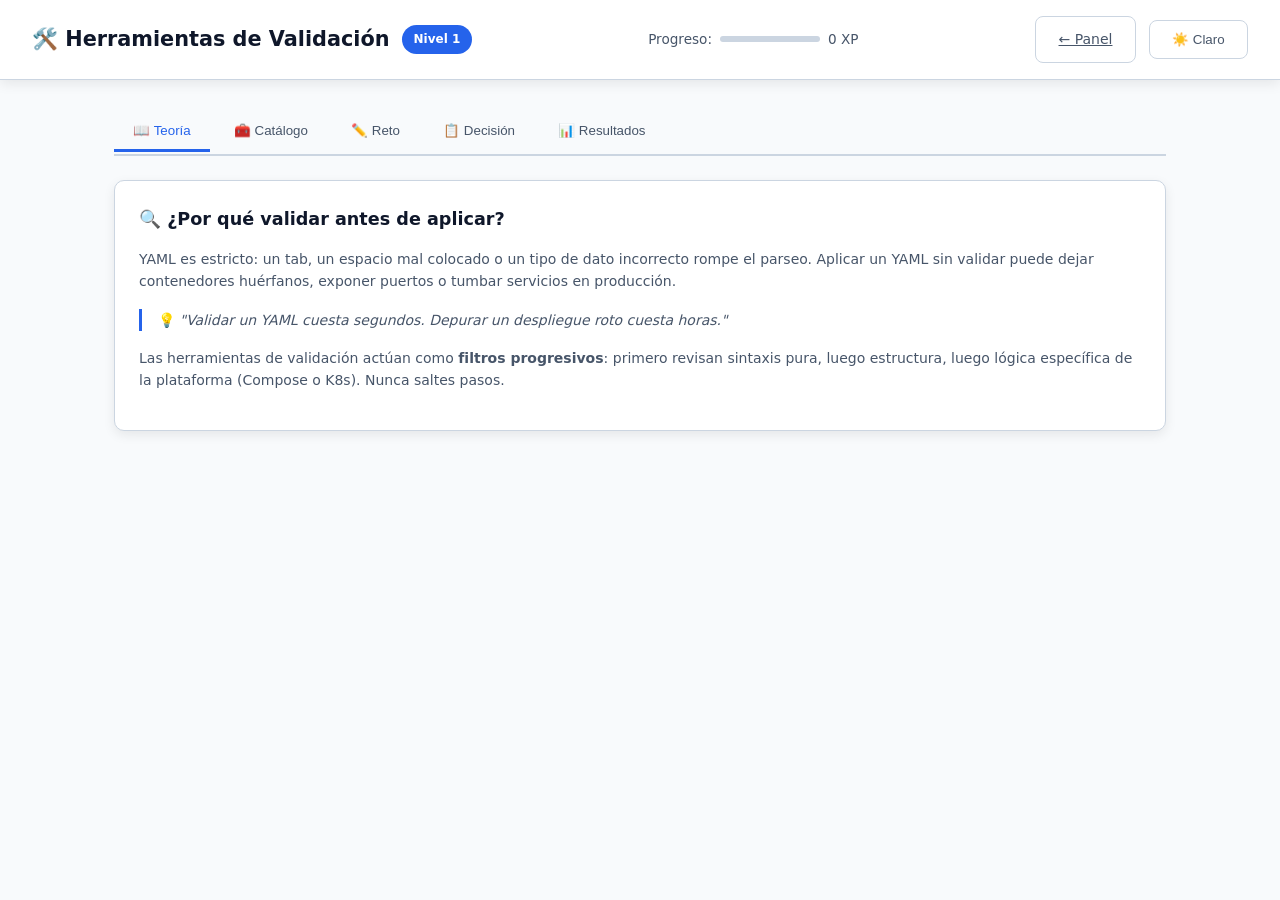
<file: validacion_herramientas.html>
<!DOCTYPE html>
<html lang="es">
<head>
  <meta charset="UTF-8">
  <meta name="viewport" content="width=device-width, initial-scale=1.0">
  <title>Módulo 3: Validación | Secure Compose Master</title>
  <link rel="stylesheet" href="styles.css">
</head>
<body>
  <header>
    <div class="brand">
      <h1>🛠️ Herramientas de Validación</h1>
      <span class="badge">Nivel 1</span>
    </div>
    <div class="progress-wrap">
      <span>Progreso:</span>
      <div class="progress-bar"><div class="progress-fill"></div></div>
      <span id="xp-display">0 XP</span>
    </div>
    <div style="display:flex; gap:0.8rem; align-items:center;">
      <a href="index.html" class="btn secondary">← Panel</a>
      <button class="btn secondary" id="theme-toggle">🌙 Oscuro</button>
    </div>
  </header>

  <main>
    <!-- NAVEGACIÓN DE PESTAÑAS -->
    <div class="tabs">
      <button class="tab-btn active" data-tab="teoria">📖 Teoría</button>
      <button class="tab-btn" data-tab="herramientas">🧰 Catálogo</button>
      <button class="tab-btn" data-tab="reto">✏️ Reto</button>
      <button class="tab-btn" data-tab="checklist">📋 Decisión</button>
      <button class="tab-btn" data-tab="resultados">📊 Resultados</button>
    </div>

    <!-- PANEL: TEORÍA -->
    <div id="teoria" class="panel active">
      <div class="card">
        <h2>🔍 ¿Por qué validar antes de aplicar?</h2>
        <p>YAML es estricto: un tab, un espacio mal colocado o un tipo de dato incorrecto rompe el parseo. Aplicar un YAML sin validar puede dejar contenedores huérfanos, exponer puertos o tumbar servicios en producción.</p>
        <blockquote style="border-left:3px solid var(--primary); padding-left:1rem; margin:1rem 0; color:var(--text-muted);">
          💡 <em>"Validar un YAML cuesta segundos. Depurar un despliegue roto cuesta horas."</em>
        </blockquote>
        <p>Las herramientas de validación actúan como <strong>filtros progresivos</strong>: primero revisan sintaxis pura, luego estructura, luego lógica específica de la plataforma (Compose o K8s). Nunca saltes pasos.</p>
      </div>
    </div>

    <!-- PANEL: HERRAMIENTAS / CATÁLOGO -->
    <div id="herramientas" class="panel">
      <div class="card">
        <h2>🧰 Catálogo de Validadores</h2>
        <div class="grid-2">
          <div class="card" style="padding:1rem; margin:0;">
            <h3>🔤 yamllint</h3>
            <code>yamllint archivo.yml</code>
            <p style="margin-top:0.5rem; font-size:0.9rem;">Valida <strong>sintaxis YAML pura</strong>: indentación, espacios tras <code>:</code>, tabuladores y estilo. No entiende de Docker ni K8s.</p>
          </div>
          <div class="card" style="padding:1rem; margin:0;">
            <h3>🔄 yq</h3>
            <code>yq -o=json archivo.yml</code>
            <p style="margin-top:0.5rem; font-size:0.9rem;">Convierte YAML a JSON. Si falla aquí, la <strong>jerarquía está rota</strong>. Ideal para depurar mapas/listas complejas visualmente.</p>
          </div>
          <div class="card" style="padding:1rem; margin:0;">
            <h3>🐳 docker compose config</h3>
            <code>docker compose config --quiet</code>
            <p style="margin-top:0.5rem; font-size:0.9rem;">Valida <strong>lógica de Compose</strong>: puertos, redes, volúmenes, variables y ciclo de vida. No arranca contenedores.</p>
          </div>
          <div class="card" style="padding:1rem; margin:0;">
            <h3>☸️ kubectl dry-run</h3>
            <code>kubectl apply -f manifest.yml --dry-run=client</code>
            <p style="margin-top:0.5rem; font-size:0.9rem;">Valida contra el <strong>esquema local de K8s</strong>. Detecta campos desconocidos, tipos incorrectos y errores de API sin contactar al clúster.</p>
          </div>
        </div>
      </div>
    </div>

    <!-- PANEL: RETO (DINÁMICO - GESTIÓN POR APP.JS) -->
    <div id="reto" class="panel">
      <div class="card">
        <h2>🎯 Selecciona una tarea para practicar</h2>
        <p>Haz clic en cualquier tarjeta. Tu progreso y borradores se guardan automáticamente en el navegador.</p>
        <!-- Aquí app.js inyectará el grid de 10 tareas -->
        <div id="task-container"></div>
        <!-- Aquí app.js inyectará el editor, plantillas y validación -->
        <div id="task-editor" class="task-editor-area"></div>
      </div>
    </div>

    <!-- PANEL: CHECKLIST / DECISIÓN -->
    <div id="checklist" class="panel">
      <div class="card">
        <h2>📋 Árbol de Decisión Rápido</h2>
        <table>
          <tr><th>¿Qué quieres validar?</th><th>Herramienta recomendada</th><th>Ejemplo de uso</th></tr>
          <tr><td>Sangría, tabs, espacios tras <code>:</code></td><td><code>yamllint</code></td><td><code>yamllint docker-compose.yml</code></td></tr>
          <tr><td>Jerarquía de listas/mapas complejas</td><td><code>yq -o=json</code></td><td><code>yq -o=json manifest.yml</code></td></tr>
          <tr><td>Lógica de Compose (puertos, redes, vars)</td><td><code>docker compose config</code></td><td><code>docker compose config --quiet</code></td></tr>
          <tr><td>Esquema K8s (apiVersion, kind, campos)</td><td><code>kubectl apply --dry-run=client</code></td><td><code>kubectl apply -f dep.yml --dry-run=client</code></td></tr>
          <tr><td>Conexión real al clúster (validación remota)</td><td><code>kubectl apply --dry-run=server</code></td><td><code>kubectl apply -f svc.yml --dry-run=server</code></td></tr>
        </table>
      </div>
    </div>

    <!-- PANEL: RESULTADOS -->
    <div id="resultados" class="panel">
      <div class="card">
        <h2>📊 Tu Progreso</h2>
        <p>Ejercicios completados: <strong id="completed-count">0</strong> / 10</p>
        <p>XP acumulada: <strong id="xp-count">0</strong></p>
        <div style="margin-top:1rem; padding:1rem; background:var(--surface-alt); border-radius:8px;">
          <p>🎯 <strong>Siguiente meta:</strong> Identifica correctamente 3 herramientas de validación para desbloquear el badge <em>"Auditor de Infraestructura"</em>.</p>
        </div>
      </div>
    </div>
  </main>

  <!-- ÚNICO SCRIPT GLOBAL -->
  <script src="app.js"></script>
</body>
</html>
</file>
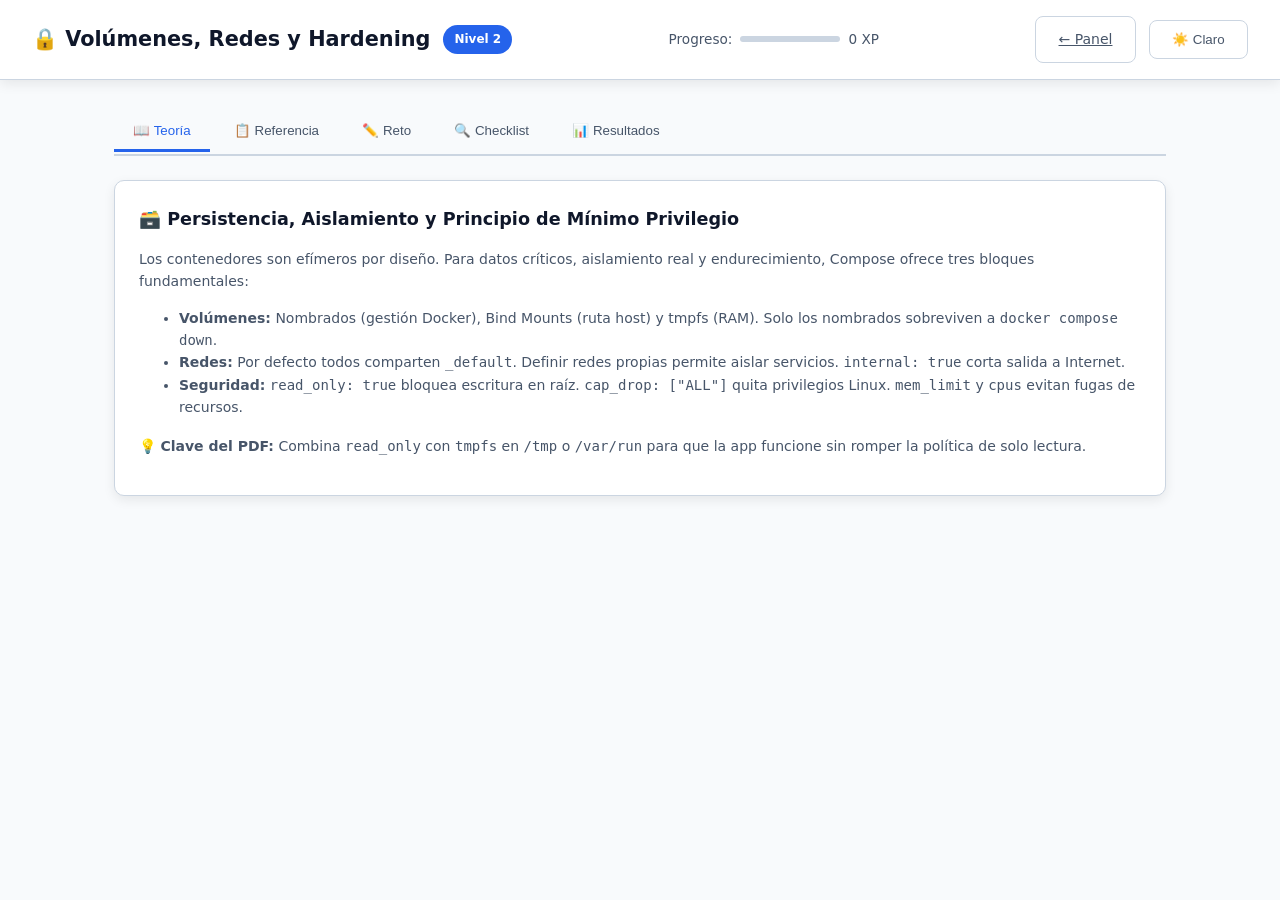
<file: volumenes_redes_seguridad.html>
<!DOCTYPE html>
<html lang="es">
<head>
  <meta charset="UTF-8">
  <meta name="viewport" content="width=device-width, initial-scale=1.0">
  <title>Módulo 6: Volúmenes, Redes y Seguridad | Secure Compose Master</title>
  <link rel="stylesheet" href="styles.css">
</head>
<body>
  <header>
    <div class="brand">
      <h1>🔒 Volúmenes, Redes y Hardening</h1>
      <span class="badge">Nivel 2</span>
    </div>
    <div class="progress-wrap">
      <span>Progreso:</span>
      <div class="progress-bar"><div class="progress-fill"></div></div>
      <span id="xp-display">0 XP</span>
    </div>
    <div style="display:flex; gap:0.8rem; align-items:center;">
      <a href="index.html" class="btn secondary">← Panel</a>
      <button class="btn secondary" id="theme-toggle">🌙 Oscuro</button>
    </div>
  </header>

  <main>
    <!-- NAVEGACIÓN DE PESTAÑAS -->
    <div class="tabs">
      <button class="tab-btn active" data-tab="teoria">📖 Teoría</button>
      <button class="tab-btn" data-tab="referencia">📋 Referencia</button>
      <button class="tab-btn" data-tab="reto">✏️ Reto</button>
      <button class="tab-btn" data-tab="checklist">🔍 Checklist</button>
      <button class="tab-btn" data-tab="resultados">📊 Resultados</button>
    </div>

    <!-- PANEL: TEORÍA -->
    <div id="teoria" class="panel active">
      <div class="card">
        <h2>🗃️ Persistencia, Aislamiento y Principio de Mínimo Privilegio</h2>
        <p>Los contenedores son efímeros por diseño. Para datos críticos, aislamiento real y endurecimiento, Compose ofrece tres bloques fundamentales:</p>
        <ul>
          <li><strong>Volúmenes:</strong> Nombrados (gestión Docker), Bind Mounts (ruta host) y tmpfs (RAM). Solo los nombrados sobreviven a <code>docker compose down</code>.</li>
          <li><strong>Redes:</strong> Por defecto todos comparten <code>_default</code>. Definir redes propias permite aislar servicios. <code>internal: true</code> corta salida a Internet.</li>
          <li><strong>Seguridad:</strong> <code>read_only: true</code> bloquea escritura en raíz. <code>cap_drop: ["ALL"]</code> quita privilegios Linux. <code>mem_limit</code> y <code>cpus</code> evitan fugas de recursos.</li>
        </ul>
        <p style="margin-top:1rem; color:var(--text-muted);">💡 <strong>Clave del PDF:</strong> Combina <code>read_only</code> con <code>tmpfs</code> en <code>/tmp</code> o <code>/var/run</code> para que la app funcione sin romper la política de solo lectura.</p>
      </div>
    </div>

    <!-- PANEL: REFERENCIA -->
    <div id="referencia" class="panel">
      <div class="card">
        <h2>📋 Sintaxis y Equivalencias</h2>
        <h3>Tipos de Volúmenes</h3>
        <table>
          <tr><th>Tipo</th><th>Sintaxis</th><th>Persistencia</th></tr>
          <tr><td>Named</td><td><code>db_data:/var/lib/mysql</code></td><td>✅ Sí (gestión Docker)</td></tr>
          <tr><td>Bind Mount</td><td><code>./html:/usr/share/nginx/html:ro</code></td><td>⚠️ Depende del host</td></tr>
          <tr><td>tmpfs</td><td><code>type: tmpfs, destination: /tmp</code></td><td>❌ No (RAM volátil)</td></tr>
        </table>
        <h3 style="margin-top:1.5rem;">Claves de Hardening</h3>
        <table>
          <tr><th>Clave</th><th>Efecto</th><th>Ejemplo</th></tr>
          <tr><td><code>read_only</code></td><td>Sistema de ficheros raíz solo lectura</td><td><code>read_only: true</code></td></tr>
          <tr><td><code>cap_drop</code></td><td>Elimina capacidades Linux</td><td><code>cap_drop: ["ALL"]</code></td></tr>
          <tr><td><code>security_opt</code></td><td>Políticas AppArmor/seccomp</td><td><code>security_opt: ["no-new-privileges:true"]</code></td></tr>
          <tr><td><code>mem_limit</code> / <code>cpus</code></td><td>Límites de recursos</td><td><code>mem_limit: 512m</code>, <code>cpus: "0.5"</code></td></tr>
        </table>
      </div>
    </div>

    <!-- PANEL: RETO (DINÁMICO - GESTIÓN POR APP.JS) -->
    <div id="reto" class="panel">
      <div class="card">
        <h2>🎯 Selecciona una tarea para practicar</h2>
        <p>Haz clic en cualquier tarjeta. Tu progreso y borradores se guardan automáticamente en el navegador.</p>
        <!-- Aquí app.js inyectará el grid de 10 tareas -->
        <div id="task-container"></div>
        <!-- Aquí app.js inyectará el editor, plantillas y validación -->
        <div id="task-editor" class="task-editor-area"></div>
      </div>
    </div>

    <!-- PANEL: CHECKLIST -->
    <div id="checklist" class="panel">
      <div class="card">
        <h2>🔍 Checklist de Despliegue Seguro</h2>
        <ul style="list-style:none; padding:0; display:grid; gap:0.6rem;">
          <li style="display:flex; gap:0.6rem;"><span>✅</span> ¿Usa <code>read_only: true</code>? Si falla, añade <code>tmpfs</code> en <code>/tmp</code> o <code>/var/run</code></li>
          <li style="display:flex; gap:0.6rem;"><span>✅</span> ¿Incluye <code>cap_drop: ["ALL"]</code>? Solo añade <code>cap_add</code> si es estrictamente necesario</li>
          <li style="display:flex; gap:0.6rem;"><span>✅</span> ¿Las BBDD o workers están en redes <code>internal: true</code>?</li>
          <li style="display:flex; gap:0.6rem;"><span>✅</span> ¿Tiene <code>mem_limit</code> y <code>cpus</code> definidos?</li>
          <li style="display:flex; gap:0.6rem;"><span>✅</span> ¿Evita <code>privileged: true</code>? (Casi nunca es necesario)</li>
        </ul>
        <p style="margin-top:1rem; color:var(--text-muted);">💡 <strong>Valida:</strong> <code>docker compose config --quiet</code> y revisa logs con <code>docker logs</code> para detectar permisos denegados por <code>read_only</code>.</p>
      </div>
    </div>

    <!-- PANEL: RESULTADOS -->
    <div id="resultados" class="panel">
      <div class="card">
        <h2>📊 Tu Progreso</h2>
        <p>Ejercicios completados: <strong id="completed-count">0</strong> / 10</p>
        <p>XP acumulada: <strong id="xp-count">0</strong></p>
        <div style="margin-top:1rem; padding:1rem; background:var(--surface-alt); border-radius:8px;">
          <p>🎯 <strong>Siguiente meta:</strong> Aplica hardening completo para desbloquear el badge <em>"Security Engineer"</em>.</p>
        </div>
      </div>
    </div>
  </main>

  <!-- ÚNICO SCRIPT GLOBAL -->
  <script src="app.js"></script>
</body>
</html>
</file>
<file: styles.css>
:root {
  --bg: #f8fafc;
  --surface: #ffffff;
  --surface-alt: #f1f5f9;
  --text: #0f172a;
  --text-muted: #475569;
  --border: #cbd5e1;
  --primary: #2563eb;
  --primary-hover: #1d4ed8;
  --success: #059669;
  --warning: #d97706;
  --error: #dc2626;
  --code-bg: #f8fafc;
  --code-text: #0f172a;
  --shadow: 0 4px 12px rgba(0,0,0,0.08);
  --radius: 10px;
  --font-base: 14px;
  --font-code: 13px;
  --transition: 0.25s ease;
}

[data-theme="dark"] {
  --bg: #0b1120;
  --surface: #111827;
  --surface-alt: #1f2937;
  --text: #e2e8f0;
  --text-muted: #94a3b8;
  --border: #374151;
  --primary: #38bdf8;
  --primary-hover: #0ea5e9;
  --success: #10b981;
  --warning: #f59e0b;
  --error: #ef4444;
  --code-bg: #0f172a;
  --code-text: #c9d1d9;
  --shadow: 0 4px 16px rgba(0,0,0,0.4);
}

* { box-sizing: border-box; }

body {
  font-family: system-ui, -apple-system, 'Segoe UI', Roboto, sans-serif;
  font-size: var(--font-base);
  line-height: 1.6;
  margin: 0;
  background: var(--bg);
  color: var(--text);
  transition: background var(--transition), color var(--transition);
}

header {
  display: flex;
  justify-content: space-between;
  align-items: center;
  padding: 1rem 2rem;
  background: var(--surface);
  border-bottom: 1px solid var(--border);
  box-shadow: var(--shadow);
  position: sticky;
  top: 0;
  z-index: 100;
}

header .brand { display: flex; align-items: center; gap: 0.8rem; }
header h1 { margin: 0; font-size: 1.3rem; font-weight: 700; }

.badge {
  background: var(--primary);
  color: white;
  padding: 0.3rem 0.7rem;
  border-radius: 20px;
  font-size: 0.75rem;
  font-weight: 600;
  white-space: nowrap;
}

.progress-wrap { display: flex; align-items: center; gap: 0.5rem; font-size: 0.85rem; color: var(--text-muted); }
.progress-bar {
  width: 100px; height: 6px; background: var(--border);
  border-radius: 3px; overflow: hidden;
}
.progress-fill { height: 100%; background: var(--success); width: 0%; transition: width 0.4s; }

nav { display: flex; gap: 0.5rem; }
nav a {
  text-decoration: none; color: var(--text-muted); padding: 0.5rem; border-radius: 6px;
  transition: all var(--transition);
}
nav a:hover { background: var(--surface-alt); color: var(--text); }

main { max-width: 1100px; margin: 2rem auto; padding: 0 1.5rem; }

.tabs {
  display: flex; gap: 0.3rem; border-bottom: 2px solid var(--border); margin-bottom: 1.5rem;
  overflow-x: auto; padding-bottom: 2px;
}
.tab-btn {
  padding: 0.7rem 1.2rem; border: none; background: transparent; color: var(--text-muted);
  font-weight: 500; cursor: pointer; border-bottom: 3px solid transparent;
  transition: all var(--transition); white-space: nowrap;
}
.tab-btn.active { color: var(--primary); border-bottom-color: var(--primary); background: transparent; }
.tab-btn:hover { color: var(--text); background: var(--surface-alt); }

.panel { display: none; animation: fadeIn 0.3s; }
.panel.active { display: block; }
@keyframes fadeIn { from { opacity: 0; transform: translateY(5px); } to { opacity: 1; transform: translateY(0); } }

.card {
  background: var(--surface); border: 1px solid var(--border); border-radius: var(--radius);
  padding: 1.5rem; box-shadow: var(--shadow); margin-bottom: 1.5rem;
}
.card h2 { margin-top: 0; color: var(--text); font-size: 1.1rem; }
.card p, .card li { color: var(--text-muted); }

.editor-wrap { position: relative; width: 100%; }

textarea#yaml-input {
  width: 100%;
  height: 350px; 
  padding: 1rem;
  font-family: 'Fira Code', 'Consolas', monospace;
  font-size: var(--font-code);
  line-height: 1.5;
  background: var(--code-bg);
  color: var(--code-text);
  border: 1px solid var(--border);
  border-radius: 8px;
  resize: vertical;
  tab-size: 2;
  transition: border-color 0.2s;
}

textarea#yaml-input:focus {
  outline: none;
  border-color: var(--primary);
  box-shadow: 0 0 0 3px rgba(56,189,248,0.2);
}

.actions, .task-controls { 
  display: flex; gap: 0.8rem; margin-top: 1rem; flex-wrap: wrap; 
}

.btn {
  padding: 0.7rem 1.4rem; border: 1px solid var(--border); background: var(--surface);
  color: var(--text); border-radius: 8px; font-weight: 500; cursor: pointer;
  transition: all var(--transition); display: inline-flex; align-items: center; gap: 0.5rem;
}
.btn:hover { background: var(--surface-alt); }
.btn.primary { background: var(--primary); color: white; border-color: var(--primary); }
.btn.primary:hover { background: var(--primary-hover); }
.btn.secondary, .btn-outline { color: var(--text-muted); border-color: var(--border); background: transparent; }
.btn.secondary:hover, .btn-outline:hover { background: var(--surface-alt); color: var(--text); }
.btn.success { background: var(--success); color: white; border-color: var(--success); }
.btn:disabled { opacity: 0.5; cursor: not-allowed; }

.feedback {
  margin-top: 1rem; padding: 1rem; border-radius: 8px; border-left: 4px solid transparent;
  display: none;
}
.feedback.show { display: block; animation: slideIn 0.3s; }
@keyframes slideIn { from { transform: translateX(-10px); opacity: 0; } to { transform: translateX(0); opacity: 1); } }

.feedback.success { background: rgba(5,150,105,0.1); border-color: var(--success); color: var(--success); }
.feedback.error { background: rgba(220,38,38,0.1); border-color: var(--error); color: var(--error); }
.feedback.info { background: rgba(37,99,235,0.1); border-color: var(--primary); color: var(--primary); }

.hint-box {
  margin-top: 0.8rem; padding: 0.8rem; background: var(--surface-alt); border-radius: 6px;
  border: 1 dashed var(--border); font-size: 0.9rem; color: var(--text-muted); display: none;
}
.hint-box.show { display: block; }

.solution-box {
  background: var(--code-bg); border: 1px solid var(--border); border-radius: 6px;
  padding: 1rem; margin-top: 1rem; display: none; overflow-x: auto;
}
.solution-box.show { display: block; }
.solution-box pre { margin: 0; white-space: pre-wrap; word-break: break-word; font-family: monospace; }

.task-grid {
  display: grid;
  grid-template-columns: repeat(auto-fill, minmax(160px, 1fr));
  gap: 0.8rem;
  margin: 1rem 0;
}
.task-card {
  background: var(--surface);
  border: 1px solid var(--border);
  border-radius: 8px;
  padding: 0.9rem;
  cursor: pointer;
  transition: all 0.2s;
  display: flex;
  flex-direction: column;
  gap: 0.4rem;
  position: relative;
}
.task-card:hover { transform: translateY(-2px); box-shadow: var(--shadow); }
.task-card.active { border-color: var(--primary); background: var(--code-bg); }
.task-card.completed { border-left: 4px solid var(--success); }

.task-card h4 { margin: 0; font-size: 0.95rem; font-weight: 600; }
.task-card p { margin: 0; font-size: 0.8rem; color: var(--text-muted); }

.task-badge {
  font-size: 0.7rem; padding: 0.15rem 0.5rem; border-radius: 10px;
  background: var(--surface-alt); color: var(--text-muted); align-self: flex-start;
}
.task-card.completed .task-badge { background: var(--success); color: white; }

.task-editor-area { display: none; margin-top: 1.5rem; }
.task-editor-area.active { display: block; animation: fadeIn 0.3s; }

.modal {
  position: fixed; top: 0; left: 0; width: 100%; height: 100%; background: rgba(0,0,0,0.6);
  display: none; justify-content: center; align-items: center; z-index: 1000; backdrop-filter: blur(4px);
}
.modal.show { display: flex; }
.modal-content {
  background: var(--surface); padding: 2rem; border-radius: 12px; max-width: 500px; width: 90%;
  box-shadow: 0 10px 25px rgba(0,0,0,0.3); text-align: center;
}
.modal-content h2 { margin-top: 0; }
.modal-content p { color: var(--text-muted); margin: 1rem 0; }

.grid-2 { display: grid; grid-template-columns: repeat(auto-fit, minmax(300px, 1fr)); gap: 1.5rem; }

table { width: 100%; border-collapse: collapse; margin: 1rem 0; }
th, td { padding: 0.8rem; text-align: left; border-bottom: 1px solid var(--border); }
th { background: var(--surface-alt); font-weight: 600; }

@media (max-width: 768px) {
  header { flex-direction: column; gap: 1rem; padding: 1rem; }
  .tabs { flex-wrap: nowrap; }
  .actions, .task-controls { flex-direction: column; }
  .btn { width: 100%; justify-content: center; }
  main { padding: 0 1rem; margin: 1rem auto; }
  
  textarea#yaml-input {
    height: 30vh; 
    min-height: 200px;
    max-height: 400px;
    font-size: 12px;
  }
}

.yaml-broken {
  position: relative;
}
.yaml-broken::before {
  content: "❌ YAML con errores";
  position: absolute;
  top: -1.2rem;
  left: 1rem;
  background: #ff6b6b;
  color: white;
  font-size: 0.75rem;
  padding: 0.2rem 0.5rem;
  border-radius: 4px;
  font-weight: 600;
}

.yaml-broken pre {
  margin: 0;
  padding: 0.5rem;
  white-space: pre-wrap;
  word-break: break-word;
  font-family: 'Fira Code', 'Consolas', monospace;
  font-size: var(--font-code);
  line-height: 1.5;
}

.option-card:hover {
  border-color: var(--primary);
  background: var(--surface-alt);
  transform: translateX(2px);
}

.option-card:has(input:checked) {
  border-color: var(--success);
  background: rgba(46, 204, 113, 0.1);
  font-weight: 500;
}
</file>
